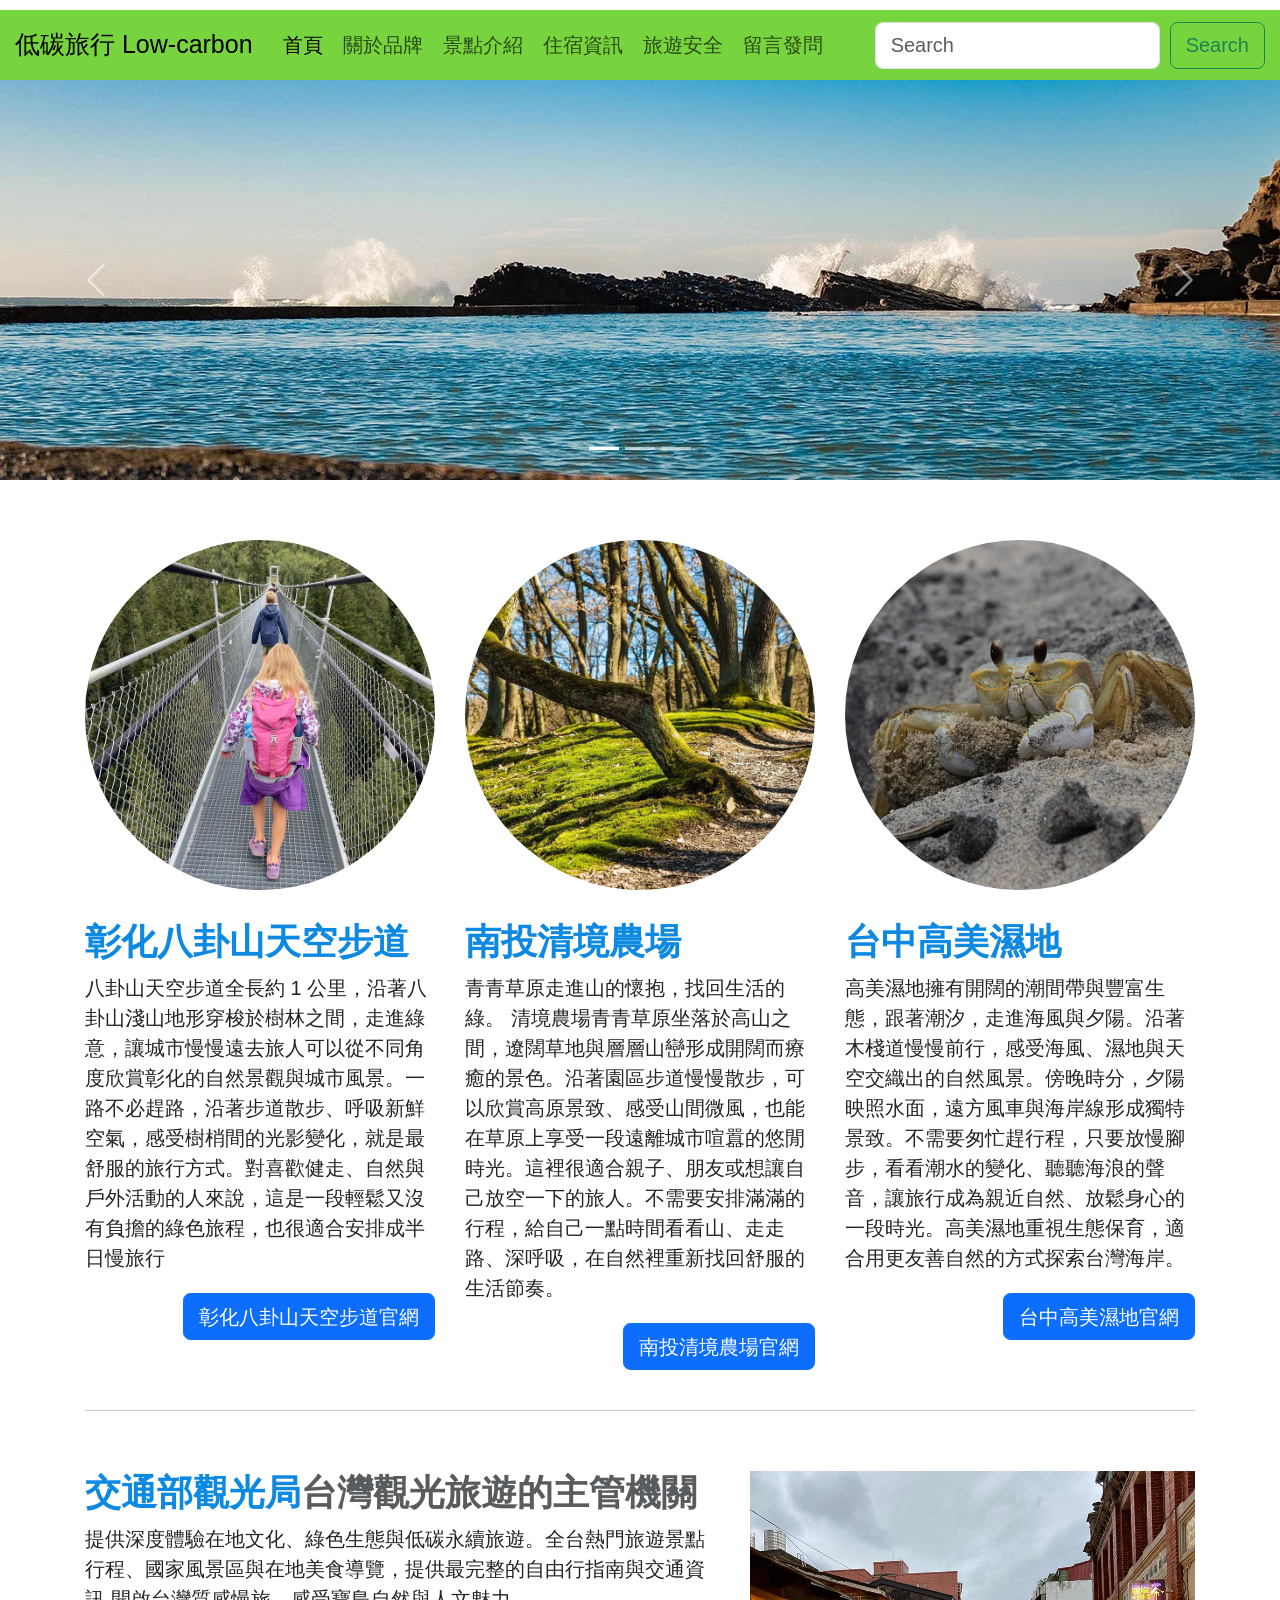
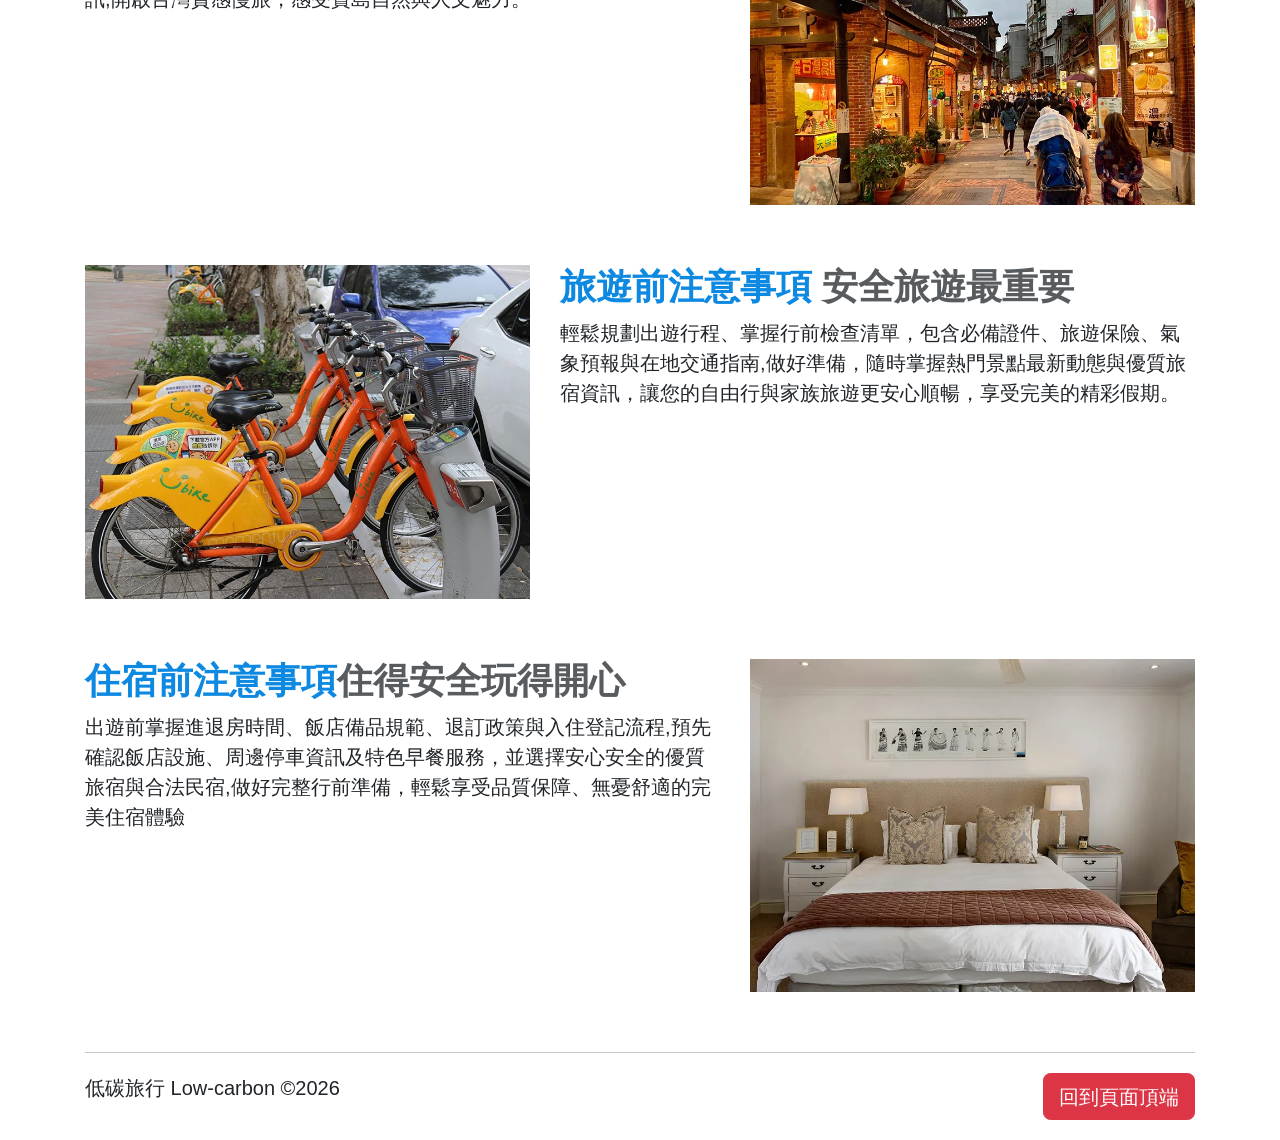
<file: index.html>
<!doctype html>
<!-- 網站所屬地區的語言 -->
<html lang="zh-Hant-TW">
  <head>
    <meta charset="utf-8">
    <meta name="viewport" content="width=device-width, initial-scale=1">
    <meta name="author"content="低碳旅行 Low-carbon">
    <meta name="description"content="八卦山天空步道森林景觀，親子漫步高空吊橋，探索彰化自然生態與綠色旅遊之美">
    <meta name="generator"content="visual Studio Code">
    <meta name="keywords"content="低碳旅行,綠色旅遊,低碳旅遊,永續旅遊,台灣中部旅遊,台中旅遊,彰化旅遊,南投旅遊,高美濕地,八卦山天空步道,清境農場,低碳交通,綠色旅宿,永續旅宿,雙鐵漫遊,生態旅遊,慢旅行 減碳旅行Low-carbon">
    <!-- favicon我的最愛(書籤)圖標 -->
    <link rel="shortcut icon" href="favicon.ico">
    <!-- 註冊GA才有追蹤碼,GA會有版本更新的問題,上傳網頁後才能申請 -->
     <!-- Google tag (gtag.js) -->
<script async src="https://www.googletagmanager.com/gtag/js?id=G-FRMJWLLNVN"></script>
<script>
  window.dataLayer = window.dataLayer || [];
  function gtag(){dataLayer.push(arguments);}
  gtag('js', new Date());

  gtag('config', 'G-FRMJWLLNVN');
</script>
      
    <!-- 網站名稱,網頁名稱 -->
    <title>低碳旅行 Low-carbon-首頁</title>
    <link href="https://cdn.jsdelivr.net/npm/bootstrap@5.3.8/dist/css/bootstrap.min.css" rel="stylesheet" integrity="sha384-sRIl4kxILFvY47J16cr9ZwB07vP4J8+LH7qKQnuqkuIAvNWLzeN8tE5YBujZqJLB" crossorigin="anonymous">
    <link rel="stylesheet" href="css/custom.css">
  </head>

  <body>
    <!-- 9張圖片 6篇文章 -->  
    <!-- <h1>台中高美濕地</h1> 
    <p>     跟著潮汐，走進海風與夕陽。 高美濕地有開闊的潮間帶與豐富生態，沿著木棧道慢慢前行，可以感受海風、濕地與天空交織出的自然風景。傍晚夕陽映照水面，遠方風車與海岸線形成獨特景致。不需要匆忙趕行程，只要放慢腳步，看看潮水的變化、聽聽海浪的聲音，讓旅行成為親近自然、放鬆身心的一段時光。高美濕地重視生態保育，適合更友善自然的方式探索台灣海岸。 </p> -->
    <h3></h3>
   <h5></h5>
    <header>
      <nav class="navbar navbar-expand-lg bg-dark nabar-dark">
        <div class="container-fluid">
          <a class="navbar-brand" href="index.html">低碳旅行 Low-carbon</a>
          <button class="navbar-toggler" type="button" data-bs-toggle="collapse" data-bs-target="#navbarSupportedContent" aria-controls="navbarSupportedContent" aria-expanded="false" aria-label="Toggle navigation">
            <span class="navbar-toggler-icon"></span>
          </button>
          <div class="collapse navbar-collapse" id="navbarSupportedContent">
            <ul class="navbar-nav me-auto mb-2 mb-lg-0">
              <li class="nav-item">
                <a class="nav-link active" aria-current="page" href="index.html">首頁</a>
              </li>
              <li class="nav-item">
                <a class="nav-link" href="about.html">關於品牌</a>
              </li>
              <li class="nav-item">
                <a class="nav-link" href="viewpoint.html">景點介紹</a>
              </li>
              <li class="nav-item">
                <a class="nav-link" href="hotel.html">住宿資訊</a>
              </li>
              <li class="nav-item">
                <a class="nav-link" href="safe.html">旅遊安全</a>
              </li>
              <li class="nav-item">
                <a class="nav-link" href="https://toolkit.url.com.tw/bbs/index.php?email=bbs@trial-163977.url.tw" target="_blank">留言發問</a>
              </li>

                </ul>
            <form class="d-flex" role="search">
              <input class="form-control me-2" type="search" placeholder="Search" aria-label="Search"/>
              <button class="btn btn-outline-success" type="submit">Search</button>
            </form>
          </div>
        </div>
      </nav>
    </header>
    <main>
      <div id="carouselExampleIndicators" class="carousel slide">
        <div class="carousel-indicators">
          <button type="button" data-bs-target="#carouselExampleIndicators" data-bs-slide-to="0" class="active" aria-current="true" aria-label="Slide 1"></button>
          <button type="button" data-bs-target="#carouselExampleIndicators" data-bs-slide-to="1" aria-label="Slide 2"></button>
          <button type="button" data-bs-target="#carouselExampleIndicators" data-bs-slide-to="2" aria-label="Slide 3"></button>
        </div>
        <div class="carousel-inner">
          <div class="carousel-item active">
            <img src="images/index/slider/brendan347-sea.webp" class="d-block w-100" alt="海灘" title="海灘" aria-label="海灘">
          </div>
          <div class="carousel-item">
            <img src="images/index/slider/croisy-seashells.webp" class="d-block w-100" alt="日出" title="日出" aria-label="日出">
          </div>
          <div class="carousel-item">
            <img src="images/index/slider/eamin-sunset.webp" class="d-block w-100" alt="海星" title="海星" aria-label="海星">
          </div>
        </div>
        <button class="carousel-control-prev" type="button" data-bs-target="#carouselExampleIndicators" data-bs-slide="prev">
          <span class="carousel-control-prev-icon" aria-hidden="true"></span>
          <span class="visually-hidden">Previous</span>
        </button>
        <button class="carousel-control-next" type="button" data-bs-target="#carouselExampleIndicators" data-bs-slide="next">
          <span class="carousel-control-next-icon" aria-hidden="true"></span>
          <span class="visually-hidden">Next</span>
        </button>
      </div>
      <div class="container">
        <div class="row">
          <div class="col-lg-4 order-md-2 mt-5">
            <a href="https://gaomei.com.tw/" target="_blank"><img src="images/index/picture-6/Gaomei Wetlands.webp" class="rounded-circle w-100" alt="台中海岸自然景觀，高美濕地潮間帶螃蟹生態感受豐富的潮間帶生態與海洋生命" title="台中海岸自然景觀，高美濕地潮間帶螃蟹生態感受豐富的潮間帶生態與海洋生命" aria-label="台中海岸自然景觀，高美濕地潮間帶螃蟹生態感受豐富的潮間帶生態與海洋生命"></a>
            <div class="card-body mt-4">
              <h2>台中高美濕地</h2>
              <p>高美濕地擁有開闊的潮間帶與豐富生態，跟著潮汐，走進海風與夕陽。沿著木棧道慢慢前行，感受海風、濕地與天空交織出的自然風景。傍晚時分，夕陽映照水面，遠方風車與海岸線形成獨特景致。不需要匆忙趕行程，只要放慢腳步，看看潮水的變化、聽聽海浪的聲音，讓旅行成為親近自然、放鬆身心的一段時光。高美濕地重視生態保育，適合用更友善自然的方式探索台灣海岸。</p>
              <p class="text-end"><a href="https://gaomei.com.tw/" target="_blank" class="btn btn-primary" role="button">台中高美濕地官網</a></p>
            </div>
  
          </div>
          <div class="col-lg-4 order-md-0 mt-5">
            <a href="https://tourism.chcg.gov.tw/" target="_blank"><img src="images/index/picture-6/Bagua Mountain Skywalk.webp" class="rounded-circle w-100" alt="探索彰化自然生態之美,探索八卦山天空步道森林景觀，親子漫步高空吊橋" title="探索彰化自然生態之美,探索八卦山天空步道森林景觀，親子漫步高空吊橋
            " aria-label="探索彰化自然生態之美,探索八卦山天空步道森林景觀，親子漫步高空吊橋"></a>
            <div class="card-body mt-4">
              <h2>彰化八卦山天空步道</h2>
               <p>八卦山天空步道全長約 1 公里，沿著八卦山淺山地形穿梭於樹林之間，走進綠意，讓城市慢慢遠去旅人可以從不同角度欣賞彰化的自然景觀與城市風景。一路不必趕路，沿著步道散步、呼吸新鮮空氣，感受樹梢間的光影變化，就是最舒服的旅行方式。對喜歡健走、自然與戶外活動的人來說，這是一段輕鬆又沒有負擔的綠色旅程，也很適合安排成半日慢旅行</p>
              <p class="text-end"><a href="https://reurl.cc/4YevG3" target="_blank" class="btn btn-primary" role="button">彰化八卦山天空步道官網</a></p>
            </div>
  
          </div>
          <div class="col-lg-4 order-md-1 mt-5">
            <a href="https://www.qingjing-farm.com.tw/" target="_blank"><img src="images/index/picture-6/Cingjing Farm.webp" class="rounded-circle w-100" alt="漫步於蜿蜒古樹之間，探索綠意盎然的森林步道，享受低碳健行與絕美芬多精之旅" title="漫步於蜿蜒古樹之間，探索綠意盎然的森林步道，享受低碳健行與絕美芬多精之旅" aria-label="漫步於蜿蜒古樹之間，探索綠意盎然的森林步道，享受低碳健行與絕美芬多精之旅"></a>
            <div class="card-body mt-4">
              <h2>南投清境農場</h2>
              <p>青青草原走進山的懷抱，找回生活的綠。 清境農場青青草原坐落於高山之間，遼闊草地與層層山巒形成開闊而療癒的景色。沿著園區步道慢慢散步，可以欣賞高原景致、感受山間微風，也能在草原上享受一段遠離城市喧囂的悠閒時光。這裡很適合親子、朋友或想讓自己放空一下的旅人。不需要安排滿滿的行程，給自己一點時間看看山、走走路、深呼吸，在自然裡重新找回舒服的生活節奏。</p>
              <p class="text-end"><a href="https://www.qingjing-farm.com.tw/" target="_blank" class="btn btn-primary" role="button">南投清境農場官網</a></p>
            </div>
  
          </div>    
        </div>
        <hr>
        <div class="row my-5">
        <div class="col-md-7">
          <h2>交通部觀光局<span class="text-muted">台灣觀光旅遊的主管機關</span></h2>
          <p>提供深度體驗在地文化、綠色生態與低碳永續旅遊。全台熱門旅遊景點行程、國家風景區與在地美食導覽，提供最完整的自由行指南與交通資訊,開啟台灣質感慢旅，感受寶島自然與人文魅力。</p>
        </div>
        <div class="col-md-5">
          <img src="images/index/picture-6/yinliu-alley.01.webp" class="img-fluid mx-auto" alt="旅遊景點行程" title="旅遊景點行程" aria-label="旅遊景點行程">
        </div>
        </div>
        <div class="row my-5">
        <div class="col-md-7 order-md-1">
          <h2>旅遊前注意事項 <span class="text-muted">安全旅遊最重要</span></h2>
          <p>輕鬆規劃出遊行程、掌握行前檢查清單，包含必備證件、旅遊保險、氣象預報與在地交通指南,做好準備，隨時掌握熱門景點最新動態與優質旅宿資訊，讓您的自由行與家族旅遊更安心順暢，享受完美的精彩假期。</p>
        </div>
        <div class="col-md-5 order-md-0">
          <img src="images/index/picture-6/chang388-bike.1.webp" class="img-fluid mx-auto" alt="在地交通指南" title="在地交通指南" aria-label="在地交通指南">
        </div>
        </div>
        <div class="row my-5">
        <div class="col-md-7">
          <h2>住宿前注意事項<span class="text-muted">住得安全玩得開心</span></h2>
          <p>出遊前掌握進退房時間、飯店備品規範、退訂政策與入住登記流程,預先確認飯店設施、周邊停車資訊及特色早餐服務，並選擇安心安全的優質旅宿與合法民宿,做好完整行前準備，輕鬆享受品質保障、無憂舒適的完美住宿體驗</p>
        </div>
        <div class="col-md-5">
          <img src="images/index/picture-6/Hotel.webp" class="img-fluid mx-auto" alt="安全的優質旅宿" title="安全的優質旅宿" aria-label="安全的優質旅宿">
        </div>
        </div>
        <hr>
      </div>
      <footer class="container">
        <p class="float-end"><a href="#top" class="btn btn-danger">回到頁面頂端</a></p>
        <p>低碳旅行 Low-carbon &copy;2026</p>
      </footer>
            </main>
  

    





    <script src="https://cdn.jsdelivr.net/npm/bootstrap@5.3.8/dist/js/bootstrap.bundle.min.js" integrity="sha384-FKyoEForCGlyvwx9Hj09JcYn3nv7wiPVlz7YYwJrWVcXK/BmnVDxM+D2scQbITxI" crossorigin="anonymous"></script>
  </body>
</html>
</file>
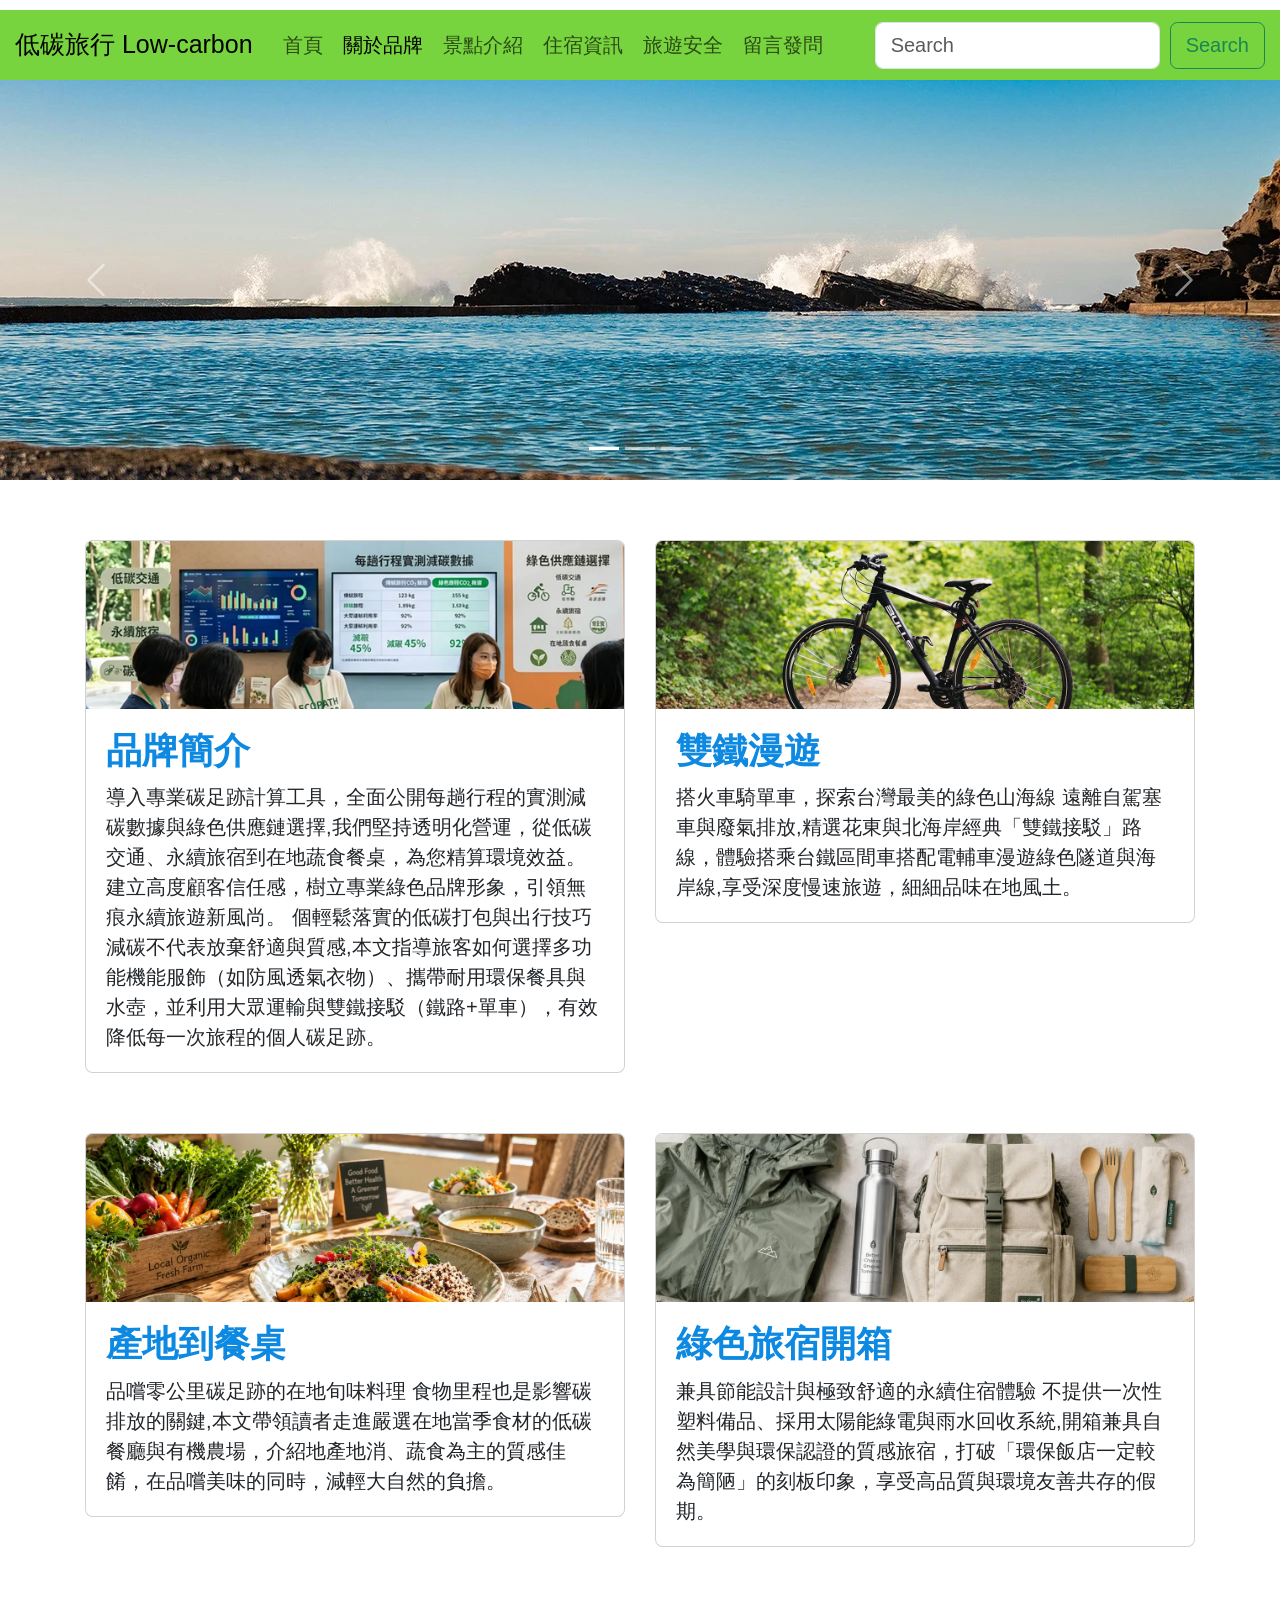
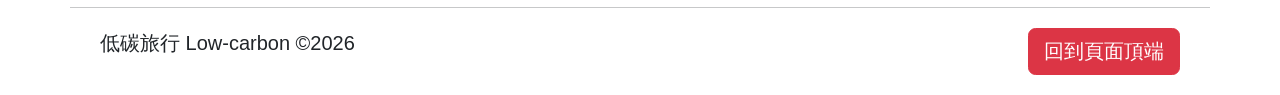
<file: about.html>
<!doctype html>
<!-- 網站所屬地區的語言 -->
<html lang="zh-Hant-TW">
  <head>
    <meta charset="utf-8">
    <meta name="viewport" content="width=device-width, initial-scale=1">
    <meta name="author"content="低碳旅行 Low-carbon">
    <meta name="description"content="探索台灣低碳旅遊，走訪阿里山、日月潭、高美濕地及鹿港，體驗低碳交通、生態慢旅行、綠色旅宿與永續生活。">
    <meta name="generator"content="visual Studio Code">
    <meta name="keywords"content="低碳旅行,低碳旅遊,綠色旅遊,永續旅遊,嘉義旅遊,台中旅遊,彰化旅遊,南投旅遊,阿里山國家森林遊樂區,阿里山林業鐵路,奮起湖老街,故宮南院,后豐鐵馬道,東豐自行車綠廊,高美濕地,武陵農場,鹿港老街,八卦山大佛風景區,八卦山天空步道,芳苑潮間帶,海牛採蚵,日月潭,環湖自行車道,溪頭自然教育園區,清境農場,低碳交通,雙鐵漫遊,生態旅遊,無痕山林,碳足跡計算,減碳旅行Low-carbon,在地小農,低碳蔬食,綠色旅宿,永續旅宿,環保住宿,慢旅行">
    <!-- favicon我的最愛(書籤)圖標 -->
    <link rel="shortcut icon" href="favicon.ico">
     <!-- 註冊GA才有追蹤碼,GA會有版本更新的問題,上傳網頁後才能申請 -->
      <!-- Google tag (gtag.js) -->
<script async src="https://www.googletagmanager.com/gtag/js?id=G-FRMJWLLNVN"></script>
<script>
  window.dataLayer = window.dataLayer || [];
  function gtag(){dataLayer.push(arguments);}
  gtag('js', new Date());

  gtag('config', 'G-FRMJWLLNVN');
</script>
      
    <!-- 網站名稱,網頁名稱 -->
    <title>低碳旅行 Low-carbon-關於品牌</title>
    <link href="https://cdn.jsdelivr.net/npm/bootstrap@5.3.8/dist/css/bootstrap.min.css" rel="stylesheet" integrity="sha384-sRIl4kxILFvY47J16cr9ZwB07vP4J8+LH7qKQnuqkuIAvNWLzeN8tE5YBujZqJLB" crossorigin="anonymous">
    <link rel="stylesheet" href="css/custom.css">
  </head>

  <body>
    <!-- 9張圖片 6篇文章 --> 
    <!-- <h1>台中高美濕地</h1>
    <p>     跟著潮汐，走進海風與夕陽。 高美濕地有開闊的潮間帶與豐富生態，沿著木棧道慢慢前行，可以感受海風、濕地與天空交織出的自然風景。傍晚夕陽映照水面，遠方風車與海岸線形成獨特景致。不需要匆忙趕行程，只要放慢腳步，看看潮水的變化、聽聽海浪的聲音，讓旅行成為親近自然、放鬆身心的一段時光。高美濕地重視生態保育，適合更友善自然的方式探索台灣海岸。 ([台中旅遊網][1]) |</p>   -->
    <h3></h3>
   <h5></h5>
    <header>
      <nav class="navbar navbar-expand-lg bg-dark nabar-dark">
        <div class="container-fluid">
          <a class="navbar-brand" href="index.html">低碳旅行 Low-carbon</a>
          <button class="navbar-toggler" type="button" data-bs-toggle="collapse" data-bs-target="#navbarSupportedContent" aria-controls="navbarSupportedContent" aria-expanded="false" aria-label="Toggle navigation">
            <span class="navbar-toggler-icon"></span>
          </button>
          <div class="collapse navbar-collapse" id="navbarSupportedContent">
            <ul class="navbar-nav me-auto mb-2 mb-lg-0">
              <li class="nav-item">
                <a class="nav-link" href="index.html">首頁</a>
              </li>
              <li class="nav-item">
                <a class="nav-link active" aria-current="page"href="about.html">關於品牌</a>
              </li>
              <li class="nav-item">
                <a class="nav-link" href="viewpoint.html">景點介紹</a>
              </li>
              <li class="nav-item">
                <a class="nav-link" href="hotel.html">住宿資訊</a>
              </li>
              <li class="nav-item">
                <a class="nav-link" href="safe.html">旅遊安全</a>
              </li>
              <li class="nav-item">
                <a class="nav-link" href="https://toolkit.url.com.tw/bbs/index.php?email=bbs@trial-163977.url.tw" target="_blank">留言發問</a>
              </li>

                </ul>
            <form class="d-flex" role="search">
              <input class="form-control me-2" type="search" placeholder="Search" aria-label="Search"/>
              <button class="btn btn-outline-success" type="submit">Search</button>
            </form>
          </div>
        </div>
      </nav>
    </header>
    <main>
      <div id="carouselExampleIndicators" class="carousel slide">
        <div class="carousel-indicators">
          <button type="button" data-bs-target="#carouselExampleIndicators" data-bs-slide-to="0" class="active" aria-current="true" aria-label="Slide 1"></button>
          <button type="button" data-bs-target="#carouselExampleIndicators" data-bs-slide-to="1" aria-label="Slide 2"></button>
          <button type="button" data-bs-target="#carouselExampleIndicators" data-bs-slide-to="2" aria-label="Slide 3"></button>
        </div>
        <div class="carousel-inner">
          <div class="carousel-item active">
            <img src="images/index/slider/brendan347-sea.webp" class="d-block w-100" alt="海灘" title="海灘" aria-label="海灘">
          </div>
          <div class="carousel-item">
            <img src="images/index/slider/croisy-seashells.webp" class="d-block w-100" alt="日出" title="日出" aria-label="日出">
          </div>
          <div class="carousel-item">
            <img src="images/index/slider/eamin-sunset.webp" class="d-block w-100" alt="海星" title="海星" aria-label="海星">
          </div>
        </div>
        <button class="carousel-control-prev" type="button" data-bs-target="#carouselExampleIndicators" data-bs-slide="prev">
          <span class="carousel-control-prev-icon" aria-hidden="true"></span>
          <span class="visually-hidden">Previous</span>
        </button>
        <button class="carousel-control-next" type="button" data-bs-target="#carouselExampleIndicators" data-bs-slide="next">
          <span class="carousel-control-next-icon" aria-hidden="true"></span>
          <span class="visually-hidden">Next</span>
        </button>
      </div>
      <div class="container">
        <div class="row">
          <div class="col-lg-6">
            <div class="card mt-5">
              <img src="images/about/Carbon footprint calculation.webp" class="card-img-top" alt="導入專業碳足跡計算工具" title="導入專業碳足跡計算工具"aria-label="導入專業碳足跡計算工具">
              <div class="card-body">

                <h2>品牌簡介</h2>
                <p class="card-text">導入專業碳足跡計算工具，全面公開每趟行程的實測減碳數據與綠色供應鏈選擇,我們堅持透明化營運，從低碳交通、永續旅宿到在地蔬食餐桌，為您精算環境效益。建立高度顧客信任感，樹立專業綠色品牌形象，引領無痕永續旅遊新風尚。
                    個輕鬆落實的低碳打包與出行技巧
                    減碳不代表放棄舒適與質感,本文指導旅客如何選擇多功能機能服飾（如防風透氣衣物）、攜帶耐用環保餐具與水壺，並利用大眾運輸與雙鐵接駁（鐵路+單車），有效降低每一次旅程的個人碳足跡。
                </p>           
              </div>
            </div>
          </div>       
          <div class="col-lg-6">
            <div class="card mt-5">
              <img src="images/about/cycling.webp" class="card-img-top" alt="雙鐵漫遊" title="雙鐵漫遊"aria-label="雙鐵漫遊">
              <div class="card-body">
                <h2>雙鐵漫遊</h2>
                <p class="card-text">搭火車騎單車，探索台灣最美的綠色山海線
                  遠離自駕塞車與廢氣排放,精選花東與北海岸經典「雙鐵接駁」路線，體驗搭乘台鐵區間車搭配電輔車漫遊綠色隧道與海岸線,享受深度慢速旅遊，細細品味在地風土。</p>
             
              </div>
            </div>

          </div>       
  
        <div class="row">
          <div class="col-lg-6"></div>
          <div class="col-lg-6"></div>
        </div>
      
       
      </div>
        <div class="row">
          <div class="col-lg-6">
            <div class="card mt-5">
              <img src="images/about/whole foods.webp" class="card-img-top" alt="產地到餐桌" title="產地到餐桌"aria-label="產地到餐桌">
              <div class="card-body">

                <h2>產地到餐桌</h2>
                <p class="card-text">品嚐零公里碳足跡的在地旬味料理
                  食物里程也是影響碳排放的關鍵,本文帶領讀者走進嚴選在地當季食材的低碳餐廳與有機農場，介紹地產地消、蔬食為主的質感佳餚，在品嚐美味的同時，減輕大自然的負擔。
                </p>
               
              </div>
            </div>

          </div>       
          <div class="col-lg-6">
            <div class="card mt-5">
              <img src="images/about/reusable items.webp" class="card-img-top" alt="綠色旅宿開箱" title="綠色旅宿開箱"aria-label="綠色旅宿開箱">
              <div class="card-body">

                <h2>綠色旅宿開箱</h2>
                <p class="card-text">兼具節能設計與極致舒適的永續住宿體驗
                不提供一次性塑料備品、採用太陽能綠電與雨水回收系統,開箱兼具自然美學與環保認證的質感旅宿，打破「環保飯店一定較為簡陋」的刻板印象，享受高品質與環境友善共存的假期。
                </p>
               
              </div>
            </div>

          </div>       
        <div class="row">
          <div class="col-lg-6"></div>
          <div class="col-lg-6"></div>
        </div>
      
        <hr class="mt-5 mb-3">
      </div>
      <footer class="container">
        <p class="float-end"><a href="#top" class="btn btn-danger">回到頁面頂端</a></p>
        <p>低碳旅行 Low-carbon &copy;2026</p>
      </footer>
            </main>
  

    





    <script src="https://cdn.jsdelivr.net/npm/bootstrap@5.3.8/dist/js/bootstrap.bundle.min.js" integrity="sha384-FKyoEForCGlyvwx9Hj09JcYn3nv7wiPVlz7YYwJrWVcXK/BmnVDxM+D2scQbITxI" crossorigin="anonymous"></script>
  </body>
</html>
</file>
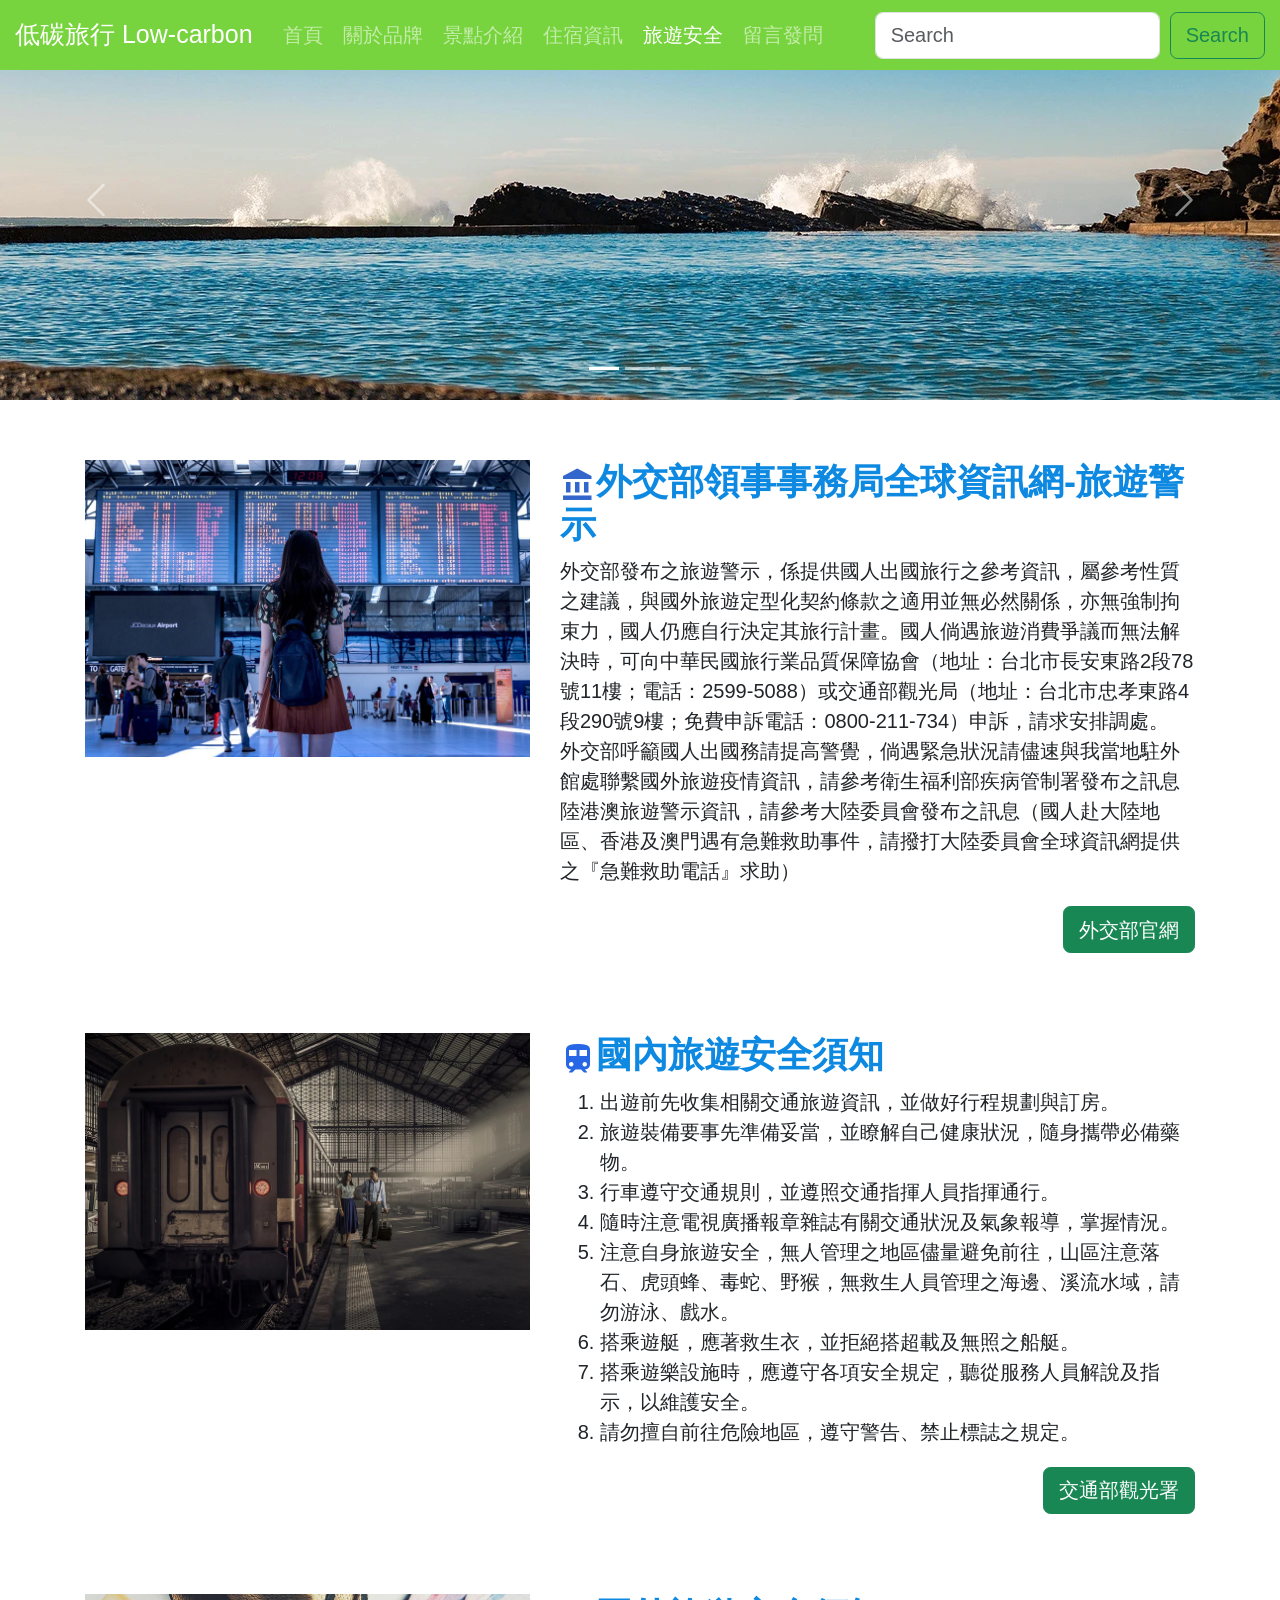
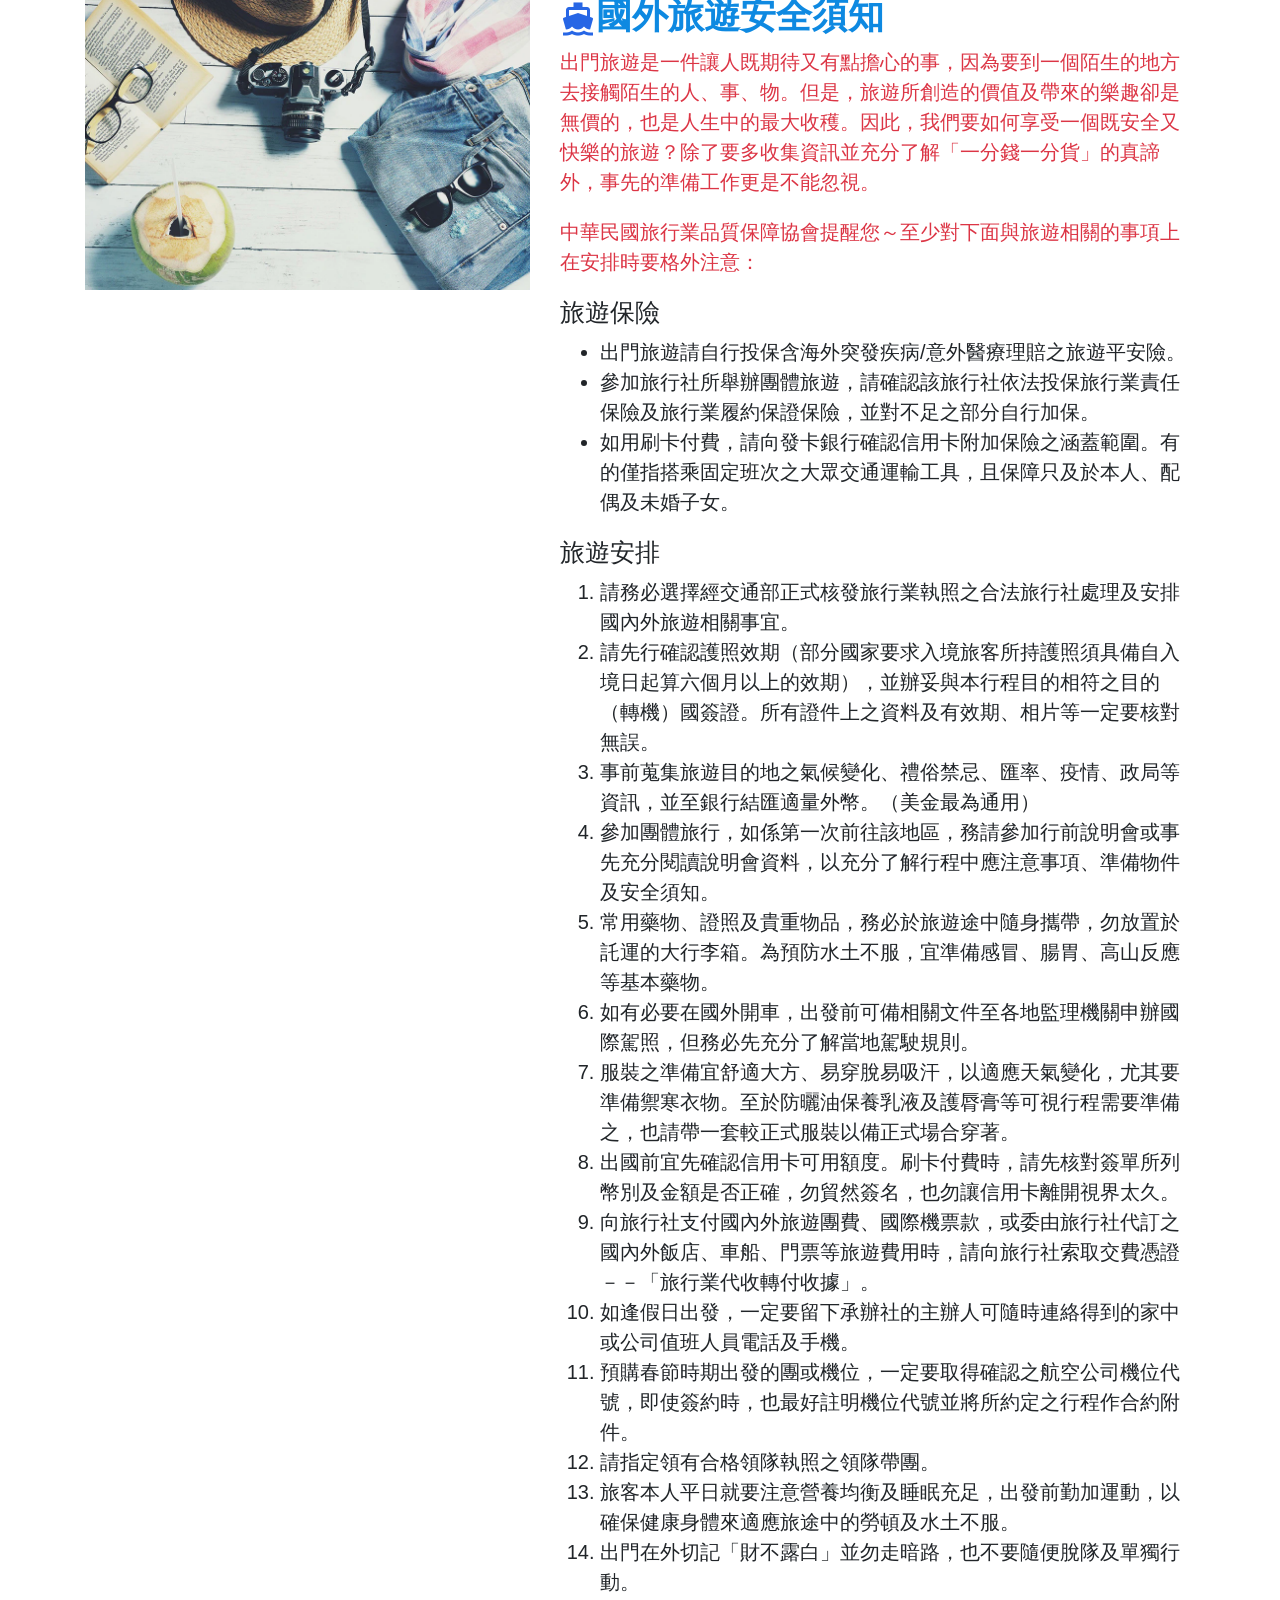
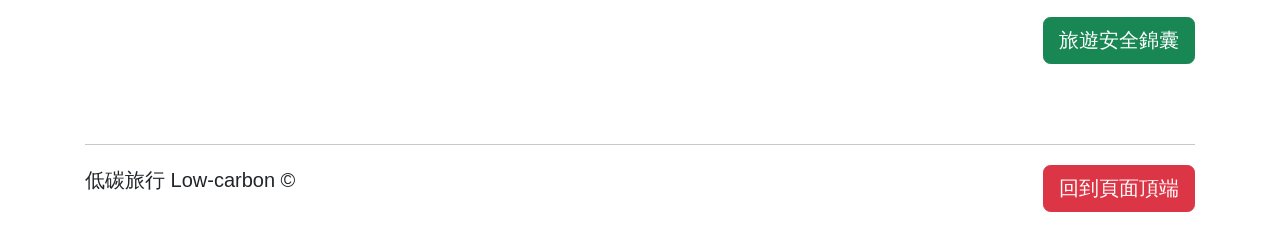
<file: safe.html>
<!doctype html>
<html lang="zh-Hant-TW">
  <head>
    <meta charset="utf-8">
    <meta name="viewport" content="width=device-width, initial-scale=1">
    <meta name="author" content="低碳旅行 Low-carbon">
    <meta name="description" content="掌握低碳旅遊安全須知，做好行前準備、戶外生態保護、低碳交通與住宿安全，安心享受永續綠色旅程。">
    <meta name="generator" content="Visual Studio Code">
    <meta name="keywords" content="低碳旅遊,綠色旅遊,旅遊安全須知,行前準備,健康安全,戶外活動安全,生態保護,無痕旅遊,自然生態,海岸安全,濕地旅遊,登山健行安全,低碳交通,大眾運輸,自行車安全,永續旅遊,綠色旅宿,住宿安全,消防安全,環境友善旅遊,永續旅行">
    <!-- favicon我的最愛(書籤)圖標 -->
    <link rel="shortcut icon" href="favicon.ico">
    <link rel="shortcut icon" href="favicon.ico">
    <title>旅行安全</title>
    <link href="https://cdn.jsdelivr.net/npm/bootstrap@5.3.8/dist/css/bootstrap.min.css" rel="stylesheet" integrity="sha384-sRIl4kxILFvY47J16cr9ZwB07vP4J8+LH7qKQnuqkuIAvNWLzeN8tE5YBujZqJLB" crossorigin="anonymous">
    <link rel="stylesheet" href="https://fonts.googleapis.com/icon?family=Material+Icons">
    <link rel="stylesheet" href="css/custom.css">
  </head>
  <!-- 註冊GA才有追蹤碼，GA會有版本更新的問題，上傳網頁後才能申請 -->
  <!-- Google tag (gtag.js) -->

  <body>
    <header>
      <nav class="navbar navbar-expand-lg bg-dark navbar-dark fixed-top">
        <div class="container-fluid">
          <a class="navbar-brand" href="index.html">低碳旅行 Low-carbon</a>
          <button class="navbar-toggler" type="button" data-bs-toggle="collapse" data-bs-target="#navbarSupportedContent" aria-controls="navbarSupportedContent" aria-expanded="false" aria-label="Toggle navigation">
            <span class="navbar-toggler-icon"></span>
          </button>
          <div class="collapse navbar-collapse" id="navbarSupportedContent">
            <ul class="navbar-nav me-auto mb-2 mb-lg-0">
              <li class="nav-item">
                <a class="nav-link" href="index.html">首頁</a>
              </li>
              <li class="nav-item">
                <a class="nav-link" href="about.html">關於品牌</a>
              </li>
              <li class="nav-item">
                <a class="nav-link" href="viewpoint.html">景點介紹</a>
              </li>
              <li class="nav-item">
                <a class="nav-link" href="hotel.html">住宿資訊</a>
              </li>
              <li class="nav-item">
                <a class="nav-link active" aria-current="page" href="safe.html">旅遊安全</a>
              </li>
              <li class="nav-item">
                <a class="nav-link" href="https://toolkit.url.com.tw/bbs/index.php?email=bbs@trial-163977.url.tw" target="_blank">留言發問</a>
              </li>
            </ul>
            <form class="d-flex" role="search">
              <input class="form-control me-2" type="search" placeholder="Search" aria-label="Search"/>
              <button class="btn btn-outline-success" type="submit">Search</button>
            </form>
          </div>
        </div>
      </nav>
    </header>
    <main>
      <!-- 輪播圖沒有語意標籤，需要下ID -->
      <div id="carouselExampleIndicators" class="carousel slide">
        <div class="carousel-indicators">
          <button type="button" data-bs-target="#carouselExampleIndicators" data-bs-slide-to="0" class="active" aria-current="true" aria-label="Slide 1"></button>
          <button type="button" data-bs-target="#carouselExampleIndicators" data-bs-slide-to="1" aria-label="Slide 2"></button>
          <button type="button" data-bs-target="#carouselExampleIndicators" data-bs-slide-to="2" aria-label="Slide 3"></button>
        </div>
        <div class="carousel-inner">
          <div class="carousel-item active">
            <img src="images/index/slider/brendan347-sea.webp" class="d-block w-100" alt="海灘" title="海灘" aria-label="海灘">
          </div>
          <div class="carousel-item">
            <img src="images/index/slider/croisy-seashells.webp" class="d-block w-100" alt="日出" title="日出" aria-label="日出">
          </div>
          <div class="carousel-item">
            <img src="images/index/slider/eamin-sunset.webp" class="d-block w-100" alt="海星" title="海星" aria-label="海星">
          </div>
        </div>
        <button class="carousel-control-prev" type="button" data-bs-target="#carouselExampleIndicators" data-bs-slide="prev">
          <span class="carousel-control-prev-icon" aria-hidden="true"></span>
          <span class="visually-hidden">Previous</span>
        </button>
        <button class="carousel-control-next" type="button" data-bs-target="#carouselExampleIndicators" data-bs-slide="next">
          <span class="carousel-control-next-icon" aria-hidden="true"></span>
          <span class="visually-hidden">Next</span>
        </button>
      </div>
      <div class="container">
        <div class="row">
            <div class="col-md-7 order-md-1 mt-5">
              <h2><i class="material-icons" style="font-size:1.8rem;color:rgb(51,102,204);vertical-align: bottom;">account_balance</i>外交部領事事務局全球資訊網-旅遊警示</h2>
              <p>外交部發布之<span class="text-orange">旅遊警示</span>，係提供國人出國旅行之參考資訊，屬參考性質之建議，與國外旅遊定型化契約條款之適用並無必然關係，亦無強制拘束力，國人仍應自行決定其旅行計畫。國人倘遇旅遊消費爭議而無法解決時，可向中華民國旅行業品質保障協會（地址：台北市長安東路2段78號11樓；電話：2599-5088）或交通部觀光局（地址：台北市忠孝東路4段290號9樓；免費申訴電話：0800-211-734）申訴，請求安排調處。<br>外交部呼籲國人出國務請提高警覺，倘遇緊急狀況請儘速與我當地駐外館處聯繫國外旅遊疫情資訊，請參考衛生福利部疾病管制署發布之訊息陸港澳旅遊警示資訊，請參考大陸委員會發布之訊息（國人赴大陸地區、香港及澳門遇有急難救助事件，請撥打大陸委員會全球資訊網提供之『急難救助電話』求助）</p>
              <p class="text-end"><a href="https://www.mofa.gov.tw/" target="_blank" class="btn btn-success" role="button">外交部官網</a></p>
            </div>
            <div class="col-md-5 order-md-0 mt-5">
                <img src="images/safe/picture-3/jeshoots-com-airport-4.webp" class="img-fluid mx-auto" alt="開心安全地環遊世界" title="開心安全地環遊世界" aria-label="開心安全地環遊世界">
            </div>
        </div>
        <div class="row">
            <div class="col-md-7 order-md-1 mt-5">
                <h2><i class="material-icons" style="font-size:1.8rem;color:rgb(39, 102, 229);vertical-align: bottom;">train</i>國內旅遊安全須知</h2>
                <ol class="listRoman">
                    <li>出遊前先收集相關交通旅遊資訊，並做好行程規劃與訂房。</li>
                    <li>旅遊裝備要事先準備妥當，並瞭解自己健康狀況，隨身攜帶必備藥物。</li>
                    <li>行車遵守交通規則，並遵照交通指揮人員指揮通行。</li>
                    <li>隨時注意電視廣播報章雜誌有關交通狀況及氣象報導，掌握情況。</li>
                    <li>注意自身旅遊安全，無人管理之地區儘量避免前往，山區注意落石、虎頭蜂、毒蛇、野猴，無救生人員管理之海邊、溪流水域，請勿游泳、戲水。</li>
                    <li>搭乘遊艇，應著救生衣，並拒絕搭超載及無照之船艇。</li>
                    <li>搭乘遊樂設施時，應遵守各項安全規定，聽從服務人員解說及指示，以維護安全。</li>
                    <li>請勿擅自前往危險地區，遵守警告、禁止標誌之規定。</li>
                </ol>
                <p class="text-end"><a href="https://www.taiwan.net.tw/" target="_blank" class="btn btn-success" role="button">交通部觀光署</a></p>
            </div>
            <div class="col-md-5 order-md-0 mt-5">
                <img src="images/safe/picture-3/train-station-4.webp" class="img-fluid mx-auto" alt="彰化八卦山大佛" title="彰化八卦山大佛" aria-label="彰化八卦山大佛">
            </div>
        </div>
        <div class="row">
            <div class="col-md-7 order-md-1 mt-5">
                <h2><i class="material-icons" style="font-size:1.8rem;color:rgb(39, 102, 229);vertical-align: bottom;">directions_boat</i>國外旅遊安全須知</h2>
                <p class="text-danger">出門旅遊是一件讓人既期待又有點擔心的事，因為要到一個陌生的地方去接觸陌生的人、事、物。但是，旅遊所創造的價值及帶來的樂趣卻是無價的，也是人生中的最大收穫。因此，我們要如何享受一個既安全又快樂的旅遊？除了要多收集資訊並充分了解「一分錢一分貨」的真諦外，事先的準備工作更是不能忽視。
                </p>
                <p class="text-danger">
                中華民國旅行業品質保障協會提醒您～至少對下面與旅遊相關的事項上在安排時要格外注意：
                </p>
                <h5>旅遊保險</h5>
                <ul class="listCircle">
                  <li>出門旅遊請自行投保含海外突發疾病/意外醫療理賠之旅遊平安險。</li>
                  <li>參加旅行社所舉辦團體旅遊，請確認該旅行社依法投保旅行業責任保險及旅行業履約保證保險，並對不足之部分自行加保。</li>
                  <li>如用刷卡付費，請向發卡銀行確認信用卡附加保險之涵蓋範圍。有的僅指搭乘固定班次之大眾交通運輸工具，且保障只及於本人、配偶及未婚子女。</li>
                </ul>
                <h5>旅遊安排</h5>
                <ol class="listRoman">
                  <li>請務必選擇經交通部正式核發旅行業執照之合法旅行社處理及安排國內外旅遊相關事宜。</li>
                  <li>請先行確認護照效期（部分國家要求入境旅客所持護照須具備自入境日起算六個月以上的效期），並辦妥與本行程目的相符之目的（轉機）國簽證。所有證件上之資料及有效期、相片等一定要核對無誤。</li>
                  <li>事前蒐集旅遊目的地之氣候變化、禮俗禁忌、匯率、疫情、政局等資訊，並至銀行結匯適量外幣。（美金最為通用） </li>
                  <li>參加團體旅行，如係第一次前往該地區，務請參加行前說明會或事先充分閱讀說明會資料，以充分了解行程中應注意事項、準備物件及安全須知。</li>
                  <li>常用藥物、證照及貴重物品，務必於旅遊途中隨身攜帶，勿放置於託運的大行李箱。為預防水土不服，宜準備感冒、腸胃、高山反應等基本藥物。</li>
                  <li>如有必要在國外開車，出發前可備相關文件至各地監理機關申辦國際駕照，但務必先充分了解當地駕駛規則。</li>
                  <li>服裝之準備宜舒適大方、易穿脫易吸汗，以適應天氣變化，尤其要準備禦寒衣物。至於防曬油保養乳液及護脣膏等可視行程需要準備之，也請帶一套較正式服裝以備正式場合穿著。 </li>
                  <li>出國前宜先確認信用卡可用額度。刷卡付費時，請先核對簽單所列幣別及金額是否正確，勿貿然簽名，也勿讓信用卡離開視界太久。</li>
                  <li>向旅行社支付國內外旅遊團費、國際機票款，或委由旅行社代訂之國內外飯店、車船、門票等旅遊費用時，請向旅行社索取交費憑證－－「旅行業代收轉付收據」。</li>
                  <li>如逢假日出發，一定要留下承辦社的主辦人可隨時連絡得到的家中或公司值班人員電話及手機。 
                  </li>
                  <li>預購春節時期出發的團或機位，一定要取得確認之航空公司機位代號，即使簽約時，也最好註明機位代號並將所約定之行程作合約附件。</li>
                  <li>請指定領有合格領隊執照之領隊帶團。</li>
                  <li>旅客本人平日就要注意營養均衡及睡眠充足，出發前勤加運動，以確保健康身體來適應旅途中的勞頓及水土不服。</li>
                  <li>出門在外切記「財不露白」並勿走暗路，也不要隨便脫隊及單獨行動。</li>
                </ol>
                <p class="text-end"><a href="http://www.travel.org.tw/price/travel%20tips.htm" target="_blank" class="btn btn-success" role="button">旅遊安全錦囊</a></p>
            </div>
            <div class="col-md-5 order-md-0 mt-5">
                <img src="images/safe/picture-3/veerasantinithi-summer-4.webp" class="img-fluid mx-auto" alt="搭乘大眾交通工具, 玩得開心也安全" title="搭乘大眾交通工具, 玩得開心也安全" aria-label="搭乘大眾交通工具, 玩得開心也安全">
            </div>
        </div>
        <hr class="mt-5 mb-3">
      </div>
      <footer class="container">
        <p class="float-end"><a href="#top" class="btn btn-danger">回到頁面頂端</a></p>
        <p>低碳旅行 Low-carbon &copy; </p>
      </footer>
    </main>
    <script src="https://cdn.jsdelivr.net/npm/bootstrap@5.3.8/dist/js/bootstrap.bundle.min.js" integrity="sha384-FKyoEForCGlyvwx9Hj09JcYn3nv7wiPVlz7YYwJrWVcXK/BmnVDxM+D2scQbITxI" crossorigin="anonymous"></script>
  </body>
</html>
</file>
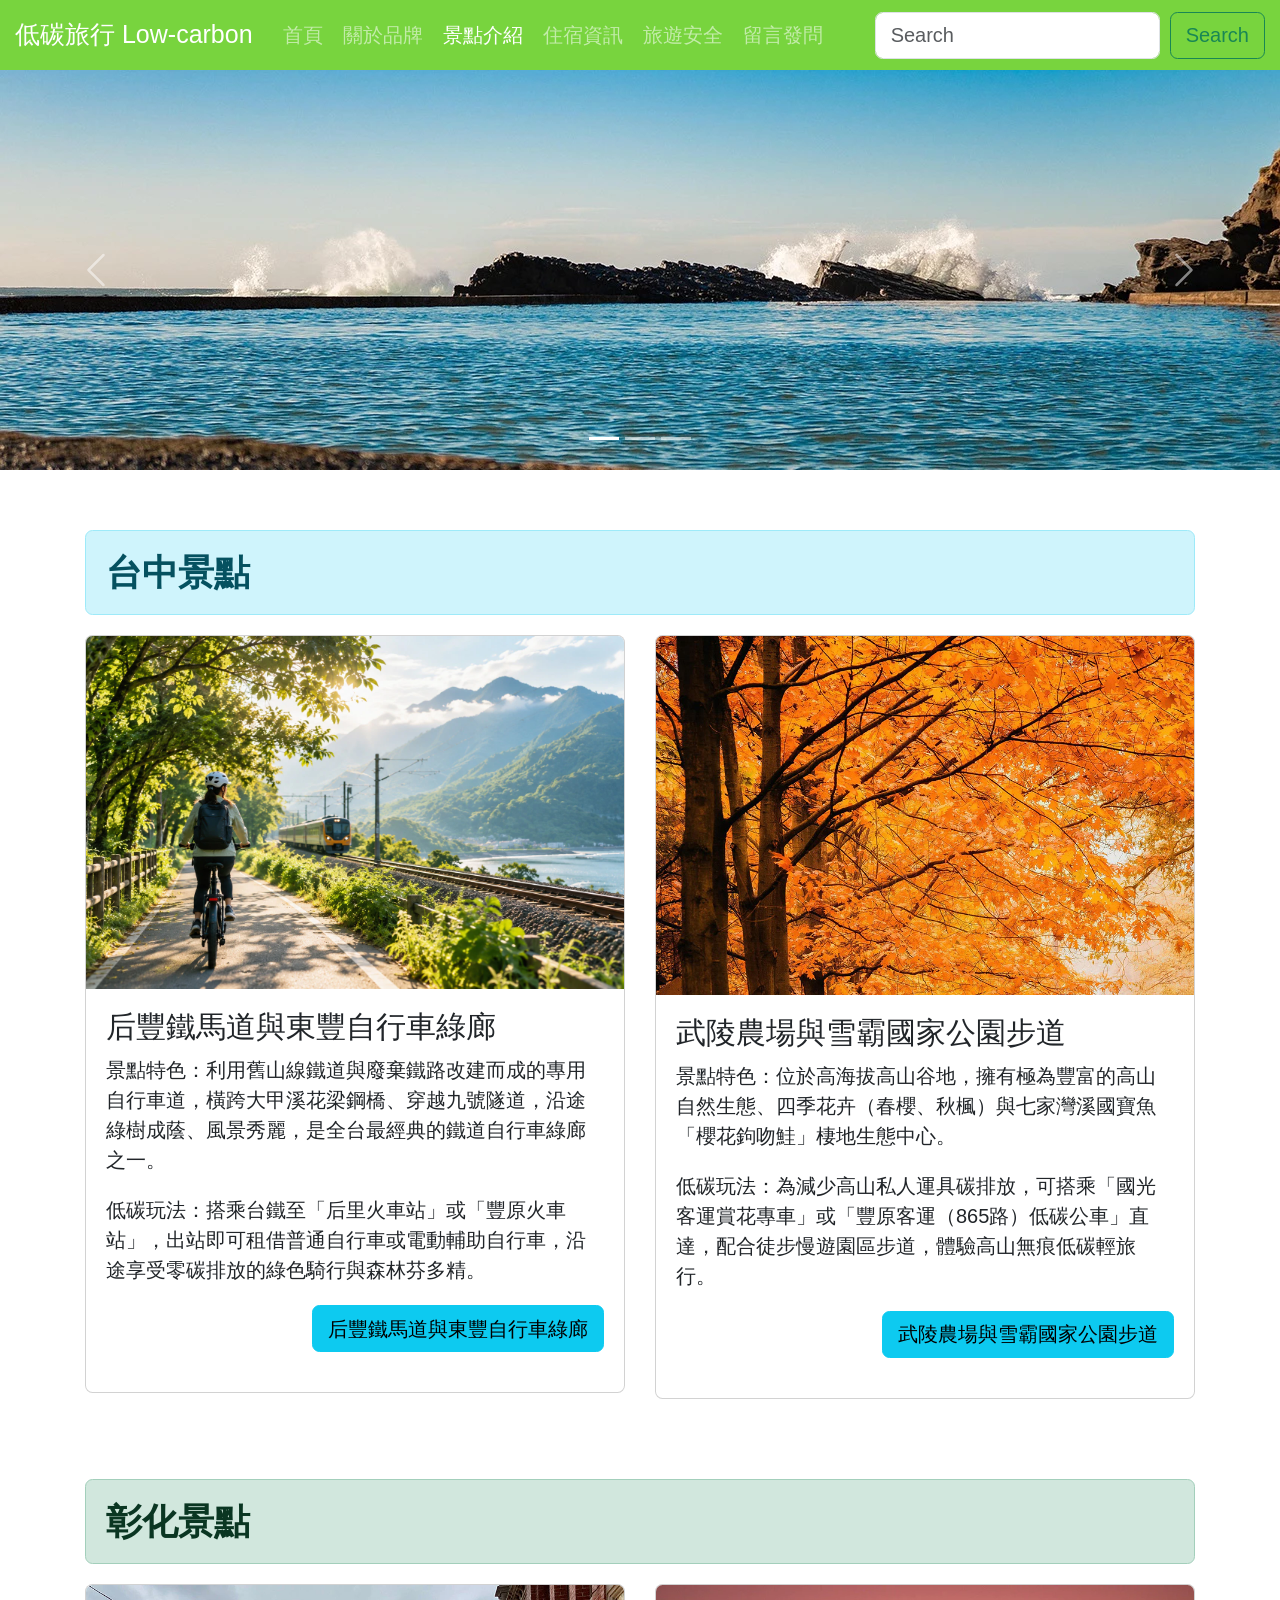
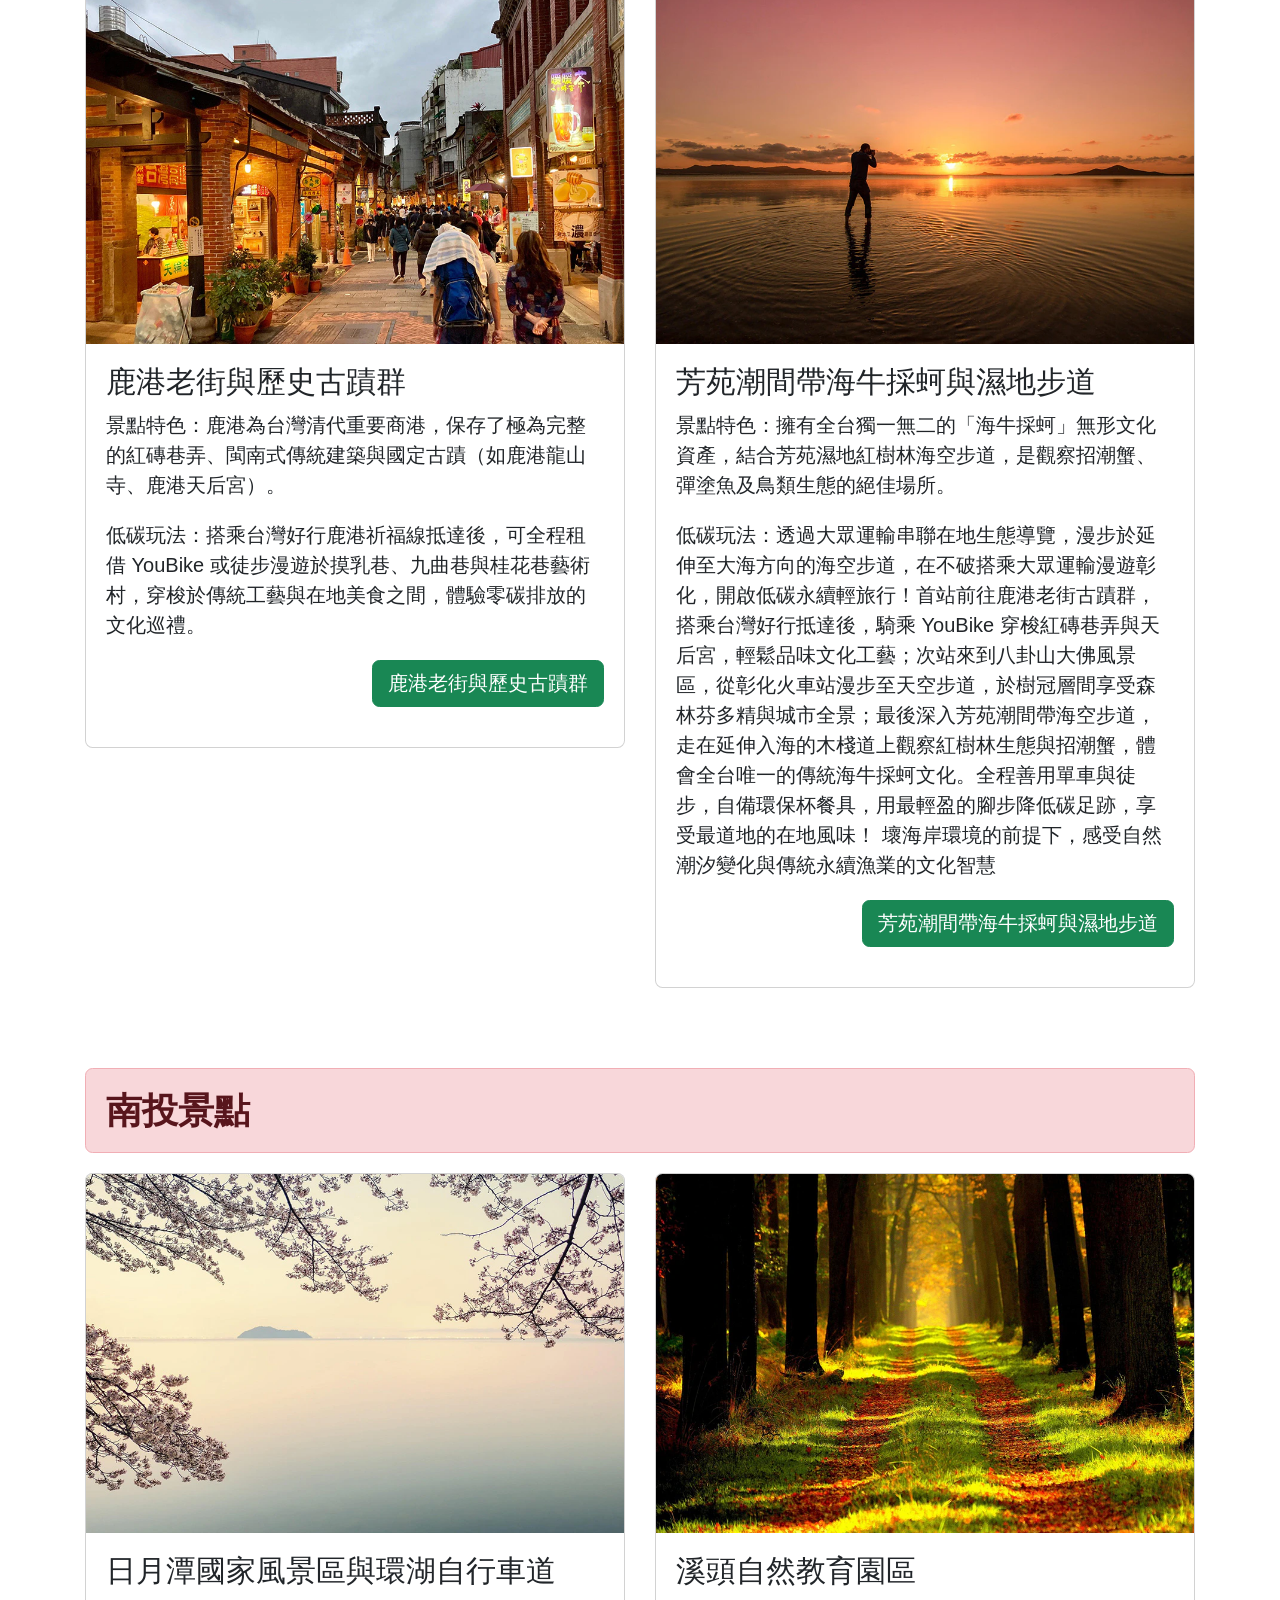
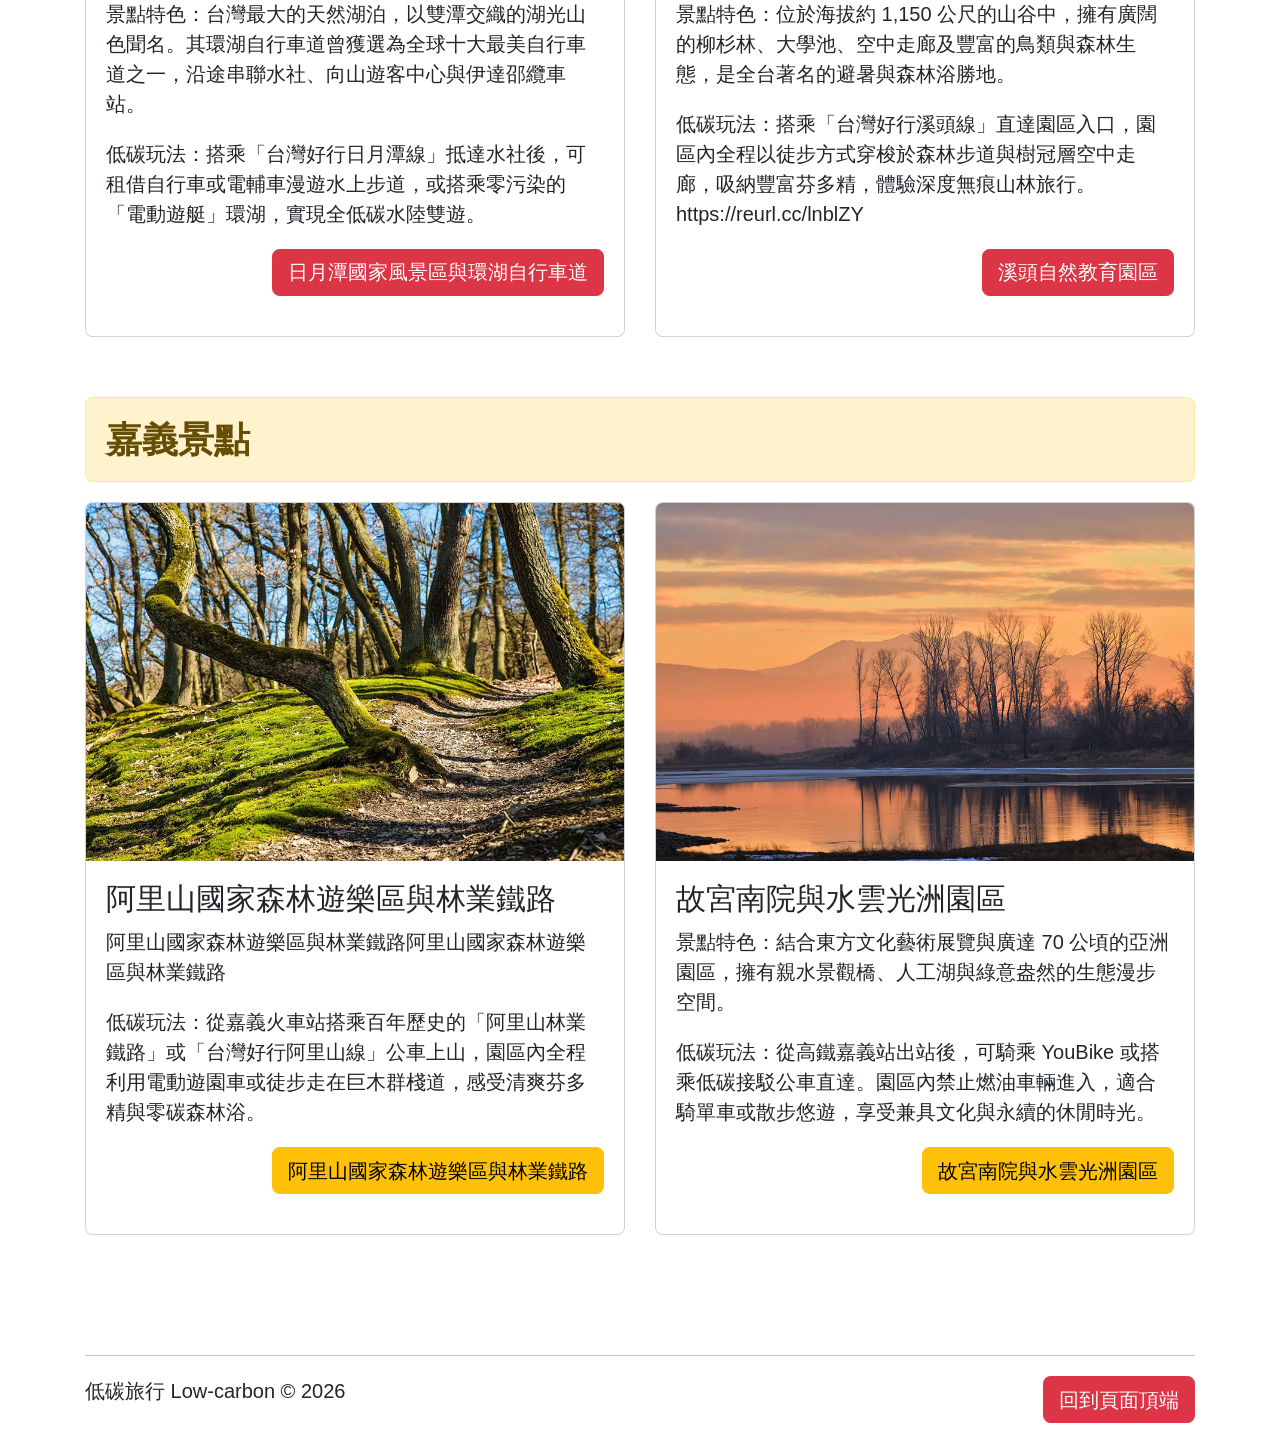
<file: viewpoint.html>
<!doctype html>
<html lang="zh-Hant-TW">
  <head>
    <meta charset="utf-8">
    <meta name="viewport" content="width=device-width, initial-scale=1">
    <meta name="author" content="低碳旅行 Low-carbon">
    <meta name="description" content="探索台灣低碳旅遊，走訪阿里山、日月潭、高美濕地及鹿港，體驗低碳交通、生態慢旅行、綠色旅宿與永續生活。">
    <meta name="generator" content="Visual Studio Code">
    <meta name="keywords" content="低碳旅遊,綠色旅遊,永續旅遊,嘉義旅遊,台中旅遊,彰化旅遊,南投旅遊,阿里山國家森林遊樂區,阿里山林業鐵路,奮起湖老街,故宮南院,后豐鐵馬道,東豐自行車綠廊,高美濕地,武陵農場,鹿港老街,八卦山大佛風景區,八卦山天空步道,芳苑潮間帶,海牛採蚵,日月潭,環湖自行車道,溪頭自然教育園區,清境農場,低碳交通,雙鐵漫遊,生態旅遊,無痕山林,碳足跡計算,減碳旅行 Low-carbon,在地小農,低碳蔬食,綠色旅宿,永續旅宿,環保住宿,慢旅行">
    <!-- favicon我的最愛(書籤)圖標 -->
    <link rel="shortcut icon" href="favicon.ico">
    <title>低碳旅行-景點介紹</title>
    <link href="https://cdn.jsdelivr.net/npm/bootstrap@5.3.8/dist/css/bootstrap.min.css" rel="stylesheet" integrity="sha384-sRIl4kxILFvY47J16cr9ZwB07vP4J8+LH7qKQnuqkuIAvNWLzeN8tE5YBujZqJLB" crossorigin="anonymous">
    <link rel="stylesheet" href="css/custom.css">
  </head>
  <!-- 註冊GA才有追蹤碼，GA會有版本更新的問題，上傳網頁後才能申請 -->
  <!-- Google tag (gtag.js) -->
<script async src="https://www.googletagmanager.com/gtag/js?id=G-FRMJWLLNVN"></script>
<script>
  window.dataLayer = window.dataLayer || [];
  function gtag(){dataLayer.push(arguments);}
  gtag('js', new Date());

  gtag('config', 'G-FRMJWLLNVN');
</script>

  <body>
    <header>
      <nav class="navbar navbar-expand-lg bg-dark navbar-dark">
        <div class="container-fluid">
          <a class="navbar-brand" href="index.html">低碳旅行 Low-carbon</a>
          <button class="navbar-toggler" type="button" data-bs-toggle="collapse" data-bs-target="#navbarSupportedContent" aria-controls="navbarSupportedContent" aria-expanded="false" aria-label="Toggle navigation">
            <span class="navbar-toggler-icon"></span>
          </button>
          <div class="collapse navbar-collapse" id="navbarSupportedContent">
            <ul class="navbar-nav me-auto mb-2 mb-lg-0">
              <li class="nav-item">
                <a class="nav-link" href="index.html">首頁</a>
              </li>
              <li class="nav-item">
                <a class="nav-link" href="about.html">關於品牌</a>
              </li>
              <li class="nav-item">
                <a class="nav-link active" aria-current="page" href="viewpoint.html">景點介紹</a>
              </li>
              <li class="nav-item">
                <a class="nav-link" href="hotel.html">住宿資訊</a>
              </li>
              <li class="nav-item">
                <a class="nav-link" href="safe.html">旅遊安全</a>
              </li>
              <li class="nav-item">
                <a class="nav-link" href="https://toolkit.url.com.tw/bbs/index.php?email=bbs@trial-163977.url.tw" target="_blank">留言發問</a>
              </li>
            </ul>
            <form class="d-flex" role="search">
              <input class="form-control me-2" type="search" placeholder="Search" aria-label="Search"/>
              <button class="btn btn-outline-success" type="submit">Search</button>
            </form>
          </div>
        </div>
      </nav>
    </header>
    <main>
      <!-- 輪播圖沒有語意標籤，需要下ID -->
      <div id="carouselExampleIndicators" class="carousel slide">
        <div class="carousel-indicators">
          <button type="button" data-bs-target="#carouselExampleIndicators" data-bs-slide-to="0" class="active" aria-current="true" aria-label="Slide 1"></button>
          <button type="button" data-bs-target="#carouselExampleIndicators" data-bs-slide-to="1" aria-label="Slide 2"></button>
          <button type="button" data-bs-target="#carouselExampleIndicators" data-bs-slide-to="2" aria-label="Slide 3"></button>
        </div>
        <div class="carousel-inner">
          <div class="carousel-item active">
            <img src="images/index/slider/brendan347-sea.webp" class="d-block w-100" alt="海灘" title="海灘" aria-label="海灘">
          </div>
          <div class="carousel-item">
            <img src="images/index/slider/croisy-seashells.webp" class="d-block w-100" alt="日出" title="日出" aria-label="日出">
          </div>
          <div class="carousel-item">
            <img src="images/index/slider/eamin-sunset.webp" class="d-block w-100" alt="海星" title="海星" aria-label="海星">
          </div>
        </div>
        <button class="carousel-control-prev" type="button" data-bs-target="#carouselExampleIndicators" data-bs-slide="prev">
          <span class="carousel-control-prev-icon" aria-hidden="true"></span>
          <span class="visually-hidden">Previous</span>
        </button>
        <button class="carousel-control-next" type="button" data-bs-target="#carouselExampleIndicators" data-bs-slide="next">
          <span class="carousel-control-next-icon" aria-hidden="true"></span>
          <span class="visually-hidden">Next</span>
        </button>
      </div>
      <div class="container">
        <!-- 第一個分類標題與橫列 -->
        <h2 class="alert alert-info mt-5" role="alert">台中景點</h2>
        <div class="row">
            <div class="col-lg-6 mb-3">
                <div class="card">
                <img src="images/viewpoint/8p/Green Tunnel.webp" class="card-img-top" alt="后豐鐵馬道與東豐自行車綠廊" title="后豐鐵馬道與東豐自行車綠廊" aria-label="后豐鐵馬道與東豐自行車綠廊">
                <div class="card-body">
                    <h4 class="card-title">后豐鐵馬道與東豐自行車綠廊</h4>
                    <p class="card-text">景點特色：利用舊山線鐵道與廢棄鐵路改建而成的專用自行車道，橫跨大甲溪花梁鋼橋、穿越九號隧道，沿途綠樹成蔭、風景秀麗，是全台最經典的鐵道自行車綠廊之一。 </p>                   
                    <p class="card-text">低碳玩法：搭乘台鐵至「后里火車站」或「豐原火車站」，出站即可租借普通自行車或電動輔助自行車，沿途享受零碳排放的綠色騎行與森林芬多精。</p>
                    <p class="text-end"><a href="https://reurl.cc/NO82lQ" target="_blank" class="btn btn-info" role="button">后豐鐵馬道與東豐自行車綠廊</a></p>
                </div>
                </div>
            </div>
            <div class="col-lg-6 mb-3">
                <div class="card">
                    <img src="images/viewpoint/8p/jwvein-nature-wallpaper 02.webp" class="card-img-top" alt="武陵農場與雪霸國家公園步道" title="武陵農場與雪霸國家公園步道" aria-label="武陵農場與雪霸國家公園步道">
                    <div class="card-body">
                        <h4 class="card-title">武陵農場與雪霸國家公園步道</h4>
                        <p class="card-text">景點特色：位於高海拔高山谷地，擁有極為豐富的高山自然生態、四季花卉（春櫻、秋楓）與七家灣溪國寶魚「櫻花鉤吻鮭」棲地生態中心。</p>
                        <p class="card-text">低碳玩法：為減少高山私人運具碳排放，可搭乘「國光客運賞花專車」或「豐原客運（865路）低碳公車」直達，配合徒步慢遊園區步道，體驗高山無痕低碳輕旅行。</p>
                        <p class="text-end"><a href="https://reurl.cc/5XL3Rq" target="_blank" class="btn btn-info" role="button">武陵農場與雪霸國家公園步道</a></p>
                    </div>
                </div>
            </div>
        </div>
        <!-- 第二個分類標題與橫列 -->
        <h2 class="alert alert-success mt-5" role="alert">彰化景點</h2>
        <div class="row">
            <div class="col-lg-6 mb-3">
                <div class="card">
                    <img src="images/viewpoint/8p/yinliu-alley01.webp" class="card-img-top" alt="鹿港老街與歷史古蹟群" title="鹿港老街與歷史古蹟群" aria-label="鹿港老街與歷史古蹟群">
                    <div class="card-body">
                      <h4 class="card-title">鹿港老街與歷史古蹟群</h4>
                      <p class="card-text">景點特色：鹿港為台灣清代重要商港，保存了極為完整的紅磚巷弄、閩南式傳統建築與國定古蹟（如鹿港龍山寺、鹿港天后宮）。 </p>                     

                      <p class="card-text">低碳玩法：搭乘台灣好行鹿港祈福線抵達後，可全程租借 YouBike 或徒步漫遊於摸乳巷、九曲巷與桂花巷藝術村，穿梭於傳統工藝與在地美食之間，體驗零碳排放的文化巡禮。</p>
                      <p class="text-end"><a href="https://reurl.cc/k9bpox" target="_blank" class="btn btn-success" role="button">鹿港老街與歷史古蹟群</a></p>
                    </div>
                </div>
            </div>
            <div class="col-lg-6 mb-3">
                <div class="card">
                  <img src="images/viewpoint/8p/leolo212-sunset01.webp" class="card-img-top" alt="芳苑潮間帶海牛採蚵與濕地步道" title="芳苑潮間帶海牛採蚵與濕地步道" aria-label="芳苑潮間帶海牛採蚵與濕地步道">
                  <div class="card-body">
                    <h4 class="card-title">芳苑潮間帶海牛採蚵與濕地步道</h4>
                    <p class="card-text">景點特色：擁有全台獨一無二的「海牛採蚵」無形文化資產，結合芳苑濕地紅樹林海空步道，是觀察招潮蟹、彈塗魚及鳥類生態的絕佳場所。</p> 
                    <p>低碳玩法：透過大眾運輸串聯在地生態導覽，漫步於延伸至大海方向的海空步道，在不破搭乘大眾運輸漫遊彰化，開啟低碳永續輕旅行！首站前往鹿港老街古蹟群，搭乘台灣好行抵達後，騎乘 YouBike 穿梭紅磚巷弄與天后宮，輕鬆品味文化工藝；次站來到八卦山大佛風景區，從彰化火車站漫步至天空步道，於樹冠層間享受森林芬多精與城市全景；最後深入芳苑潮間帶海空步道，走在延伸入海的木棧道上觀察紅樹林生態與招潮蟹，體會全台唯一的傳統海牛採蚵文化。全程善用單車與徒步，自備環保杯餐具，用最輕盈的腳步降低碳足跡，享受最道地的在地風味！ 壞海岸環境的前提下，感受自然潮汐變化與傳統永續漁業的文化智慧</p>
                    <p class="text-end"><a href="https://reurl.cc/RR7RaD" target="_blank" class="btn btn-success" role="button">芳苑潮間帶海牛採蚵與濕地步道</a></p>
                    </div>
                </div>
            </div>
        </div>
        <!-- 第三個分類標題與橫列 -->
        <h2 class="alert alert-danger mt-5" role="alert">南投景點</h2>
        <div class="row">
            <div class="col-lg-6">
                <div class="card">
                <img src="images/viewpoint/8p/kanenori-lak01.webp" class="card-img-top" alt="日月潭國家風景區與環湖自行車道" title="日月潭國家風景區與環湖自行車道" aria-label="日月潭國家風景區與環湖自行車道">
                <div class="card-body">
                    <h4 class="card-title">日月潭國家風景區與環湖自行車道</h4>
                    <p class="card-text">景點特色：台灣最大的天然湖泊，以雙潭交織的湖光山色聞名。其環湖自行車道曾獲選為全球十大最美自行車道之一，沿途串聯水社、向山遊客中心與伊達邵纜車站。</p>
                    <p class="card-text">低碳玩法：搭乘「台灣好行日月潭線」抵達水社後，可租借自行車或電輔車漫遊水上步道，或搭乘零污染的「電動遊艇」環湖，實現全低碳水陸雙遊。</p>
                    <p class="text-end"><a href="https://reurl.cc/k9bkZx" target="_blank" class="btn btn-danger" role="button">日月潭國家風景區與環湖自行車道</a></p>
                </div>
                </div>
            </div>
            <div class="col-lg-6">
                <div class="card">
                <img src="images/viewpoint/8p/trees.webp" class="card-img-top" alt="溪頭自然教育園區" title="溪頭自然教育園區" aria-label="溪頭自然教育園區">
                <div class="card-body">
                    <h4 class="card-title">溪頭自然教育園區</h4>
                    <p class="card-text">景點特色：位於海拔約 1,150 公尺的山谷中，擁有廣闊的柳杉林、大學池、空中走廊及豐富的鳥類與森林生態，是全台著名的避暑與森林浴勝地。</p>
                    <p class="card-text">低碳玩法：搭乘「台灣好行溪頭線」直達園區入口，園區內全程以徒步方式穿梭於森林步道與樹冠層空中走廊，吸納豐富芬多精，體驗深度無痕山林旅行。https://reurl.cc/lnblZY</p>
                    <p class="text-end"><a href="https://www.taiwan.net.tw/m1.aspx?sNo=0001121&id=625" target="_blank" class="btn btn-danger" role="button">溪頭自然教育園區</a></p>
                </div>
                </div>
            </div>
        </div>
        <!-- 第四個分類標題與橫列 -->
        <h2 class="alert alert-warning mt-5" role="alert">嘉義景點</h2>
        <div class="row">
            <div class="col-lg-6">
                <div class="card">
                    <img src="images/viewpoint/8p/tree.webp" class="card-img-top" alt="阿里山國家森林遊樂區與林業鐵路" title="阿里山國家森林遊樂區與林業鐵路" aria-label="阿里山國家森林遊樂區與林業鐵路">
                    <div class="card-body">
                      <h4 class="card-title">阿里山國家森林遊樂區與林業鐵路</h4>
                      <p class="card-text"><span class="text-orange">阿里山國家森林遊樂區與林業鐵路</span>阿里山國家森林遊樂區與林業鐵路</p>
                      <p class="card-text">低碳玩法：從嘉義火車站搭乘百年歷史的「阿里山林業鐵路」或「台灣好行阿里山線」公車上山，園區內全程利用電動遊園車或徒步走在巨木群棧道，感受清爽芬多精與零碳森林浴。</p>
                      <p class="text-end"><a href="https://alishan.cyhg.gov.tw/" target="_blank" class="btn btn-warning" role="button">阿里山國家森林遊樂區與林業鐵路</a></p>
                    </div>
                </div>
            </div>
            <div class="col-lg-6">
                <div class="card mb-5">
                    <img src="images/viewpoint/azxa661-lake11.jpg" class="card-img-top" alt="故宮南院與水雲光洲園區" title="故宮南院與水雲光洲園區" aria-label="故宮南院與水雲光洲園區">
                    <div class="card-body">
                      <h4 class="card-title">故宮南院與水雲光洲園區</h4>
                      <p class="card-text">景點特色：結合東方文化藝術展覽與廣達 70 公頃的亞洲園區，擁有親水景觀橋、人工湖與綠意盎然的生態漫步空間。</p>
                      <p class="card-text">低碳玩法：從高鐵嘉義站出站後，可騎乘 YouBike 或搭乘低碳接駁公車直達。園區內禁止燃油車輛進入，適合騎單車或散步悠遊，享受兼具文化與永續的休閒時光。 </p>  
                    
                      <p class="text-end"><a href="https://reurl.cc/p8bp6x" target="_blank" class="btn btn-warning" role="button">故宮南院與水雲光洲園區</a></p>
                    </div>
                </div>
            </div>
        </div>
        <hr class="mt-5 mb-3">
      </div>
      <footer class="container">
        <p class="float-end"><a href="#top" class="btn btn-danger">回到頁面頂端</a></p>
        <p>低碳旅行 Low-carbon &copy; 2026</p>
      </footer>
    </main>
    <script src="https://cdn.jsdelivr.net/npm/bootstrap@5.3.8/dist/js/bootstrap.bundle.min.js" integrity="sha384-FKyoEForCGlyvwx9Hj09JcYn3nv7wiPVlz7YYwJrWVcXK/BmnVDxM+D2scQbITxI" crossorigin="anonymous"></script>
  </body>
</html>
</file>
<file: css/custom.css>
/* html {font-size: 20px;} */

/* h1 {font-size: 3rem;} */

@import url('https://fonts.googleapis.com/css2?family=Chiron+GoRound+TC:wght@300&display=swap');




:root,[data-bs-theme=light]{--bs-dark-rgb:120, 212, 62;}

/* 變更根元素大小 */
html {font-size: 20px;}

body{font-family:"微軟正黑體", "Chiron GoRound TC", sans-serif;}


body {font-family: " 微軟正黑體","Noto Sans TC",sans-serif;}
/* 標題一級的文字大小 */
h1 {font-size: 2rem;}

/* 標題二級的文字設定，選取器是標籤，影響整體 */
h2 {font-size: 1.8rem;font-weight: 800;color:rgb(14, 137, 225)}

/* 選取器是類別，影響個別，需要手動套用 */
.h2-custom-pink{font-size: 1.8rem;font-weight: 800;color: rgb(31, 167, 87);}

/* 段落間距:與前段距離、與後段距離 */
p{margin-top: 1; margin-bottom: 1rem;}
</file>
